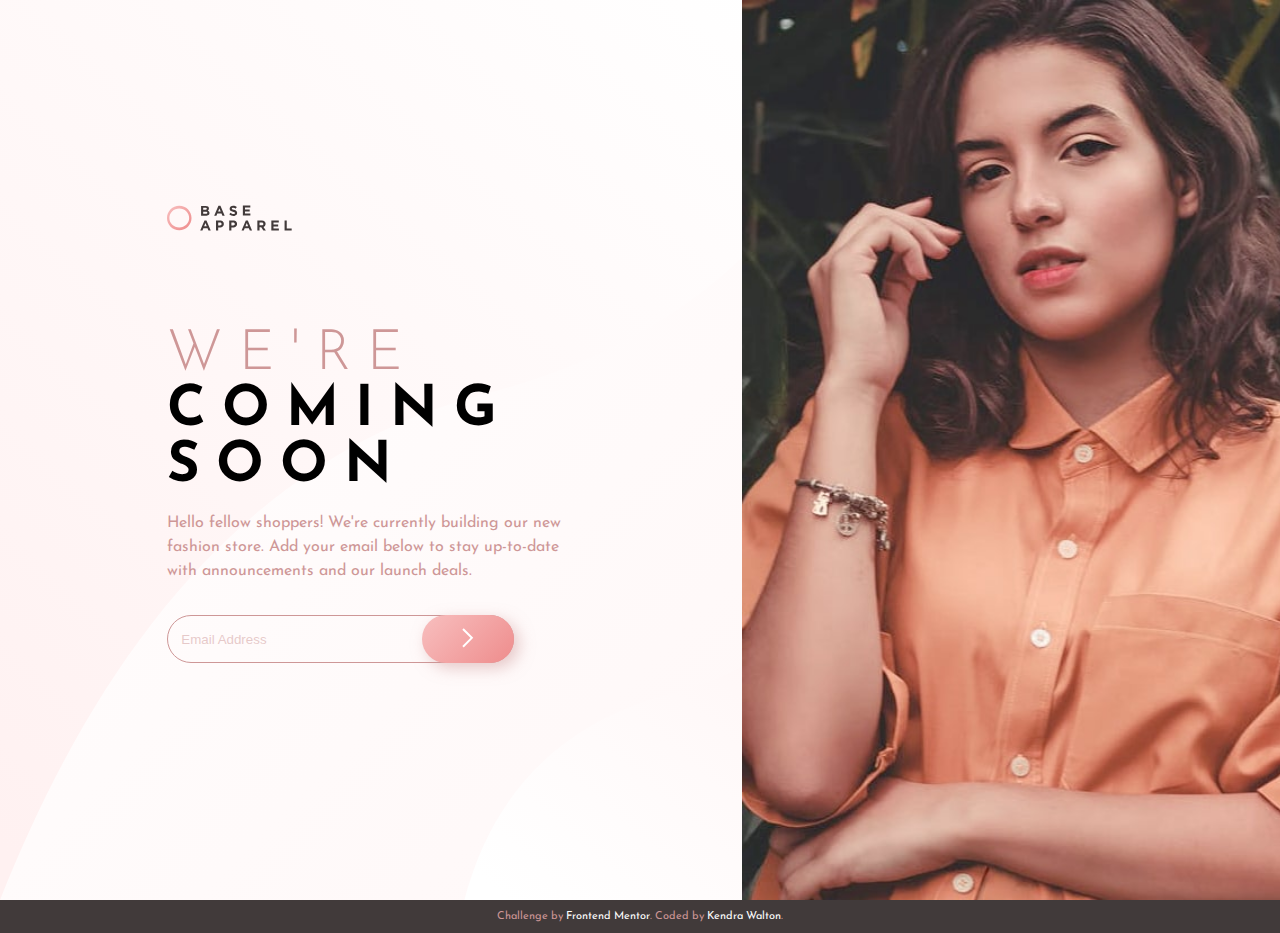
<file: base-apparel-coming-soon-master/index.html>
<!DOCTYPE html>
<html lang="en">
  <head>
    <meta charset="UTF-8" />
    <meta name="viewport" content="width=device-width, initial-scale=1.0" />
    <link
      rel="icon"
      type="image/png"
      sizes="32x32"
      href="./images/favicon-32x32.png"
    />
    <link
      href="https://fonts.googleapis.com/css?family=Josefin+Sans:300,400,600&display=swap"
      rel="stylesheet"
    />
    <link rel="stylesheet" href="style.css" />
    <script src="jquery-3.4.1.min.js"></script>
    <title>Frontend Mentor | Base Apparel coming soon page</title>
  </head>
  <body>
    <div class="content">
      <header>
        <div class="logo">
          <img src="images/logo.svg" alt="Logo" id="logo" />
        </div>
        <div class="hero">
          <img src="images/hero-desktop.jpg" alt="Hero" id="hero-desktop" />
          <img src="images/hero-mobile.jpg" alt="Hero" id="hero-mobile" />
        </div>
      </header>
      <section>
        <div class="sect">
          <img src="images/logo.svg" alt="Logo" id="logo2" />
          <div class="text">
            <h1>
              <span>We're</span><br />coming
              soon
            </h1>
            <p>
              Hello fellow shoppers! We're currently building our new fashion
              store. Add your email below to stay up-to-date with announcements
              and our launch deals.
            </p>
          </div>
          <div class="input-email">
            <input
              type="email"
              name="email"
              placeholder="Email Address"
              required
            />
            <img src="images/icon-error.svg" alt="error" id="error">
            <p id="error-msg">Please provide a valid email</p>
            <p id="subscribe-msg">Thank you for subscribing!</p>
            <button type="submit" />
            <img src="images/icon-arrow.svg" alt="arrow" />
          </button>
        </div>
      </section>
    </div>
    <footer>
      <p class="attribution">
        Challenge by
        <a href="https://www.frontendmentor.io?ref=challenge" target="_blank"
          >Frontend Mentor</a
        >. Coded by <a href="#">Kendra Walton</a>.
      </p>
    </footer>
    <script src="script.js"></script>
  </body>
</html>
</file>
<file: base-apparel-coming-soon-master/style.css>
/**********Colors**********/
/**********Typography**********/
/**********Layout**********/
@media screen and (min-width: 50px) {
  * {
    margin: 0;
    padding: 0;
    -webkit-box-sizing: border-box;
            box-sizing: border-box;
  }
  body {
    font-size: 16px;
    font-family: "Josefin Sans";
    width: 375px;
    margin: 0 auto;
  }
  body .content {
    background: linear-gradient(135deg, white, #fff5f5);
  }
  body header .logo {
    background: white;
  }
  body header .logo #logo {
    width: 125px;
    padding: 1.5em 1em;
  }
  body header .hero #hero-desktop {
    display: none;
  }
  body section {
    padding: 2em 0;
    text-align: center;
  }
  body section #logo2 {
    display: none;
  }
  body section .text {
    padding: 1rem;
  }
  body section .text h1 {
    text-transform: uppercase;
    letter-spacing: 16px;
    font-size: 2.5em;
    padding: 1rem 0;
  }
  body section .text h1 span {
    color: #ce9797;
    font-weight: 300;
  }
  body section .text p {
    color: #ce9797;
    line-height: 1.5em;
  }
  body section .input-email {
    width: 85%;
    margin: 1em auto 3em;
    position: relative;
  }
  body section .input-email input {
    border-radius: 45px;
    border: thin solid #ce9797;
    padding: 1em;
    width: 100%;
    height: 3rem;
    background: none;
    color: #ce9797;
  }
  body section .input-email input::-webkit-input-placeholder {
    color: rgba(206, 151, 151, 0.5);
  }
  body section .input-email input:-ms-input-placeholder {
    color: rgba(206, 151, 151, 0.5);
  }
  body section .input-email input::-ms-input-placeholder {
    color: rgba(206, 151, 151, 0.5);
  }
  body section .input-email input::placeholder {
    color: rgba(206, 151, 151, 0.5);
  }
  body section .input-email input:focus {
    outline: none;
    background: white;
  }
  body section .input-email #error {
    position: absolute;
    right: 6.5em;
    top: 25%;
  }
  body section .input-email #error-msg,
  body section .input-email #subscribe-msg {
    position: absolute;
    color: #f96262;
    margin: 0.75em;
  }
  body section button {
    height: 3rem;
    padding: 1em 1.7em;
    border-radius: 45px;
    border: none;
    position: absolute;
    background-image: linear-gradient(135deg, #f8bfbf, #ee8c8c);
    right: 0;
    -webkit-box-shadow: 5px 5px 15px rgba(206, 151, 151, 0.5);
            box-shadow: 5px 5px 15px rgba(206, 151, 151, 0.5);
  }
  body section button:hover {
    opacity: 0.7;
  }
  body section button:focus {
    outline: none;
  }
  body footer {
    z-index: 10;
    position: relative;
  }
  body footer .attribution {
    font-size: 11px;
    text-align: center;
    background: #413a3a;
    padding: 1em;
    color: #ce9797;
  }
  body footer .attribution a {
    color: white;
    text-decoration: none;
  }
  body footer .attribution a:hover {
    text-decoration: underline;
  }
}

@media screen and (min-width: 1024px) {
  body {
    width: 100vw;
  }
  body header .logo {
    display: none;
  }
  body header .hero #hero-desktop {
    display: block;
    float: right;
    min-height: 900px;
    width: 42vw;
    -o-object-fit: cover;
       object-fit: cover;
    -o-object-position: 0 0;
       object-position: 0 0;
  }
  body header .hero #hero-mobile {
    display: none;
  }
  body section {
    min-height: 900px;
    width: 58vw;
    text-align: left;
    padding: 0;
    background-image: url("images/bg-pattern-desktop.svg");
    background-size: cover;
    background-position: top left;
    display: -webkit-box;
    display: -ms-flexbox;
    display: flex;
    -webkit-box-align: center;
        -ms-flex-align: center;
            align-items: center;
    -webkit-box-pack: center;
        -ms-flex-pack: center;
            justify-content: center;
  }
  body section .sect {
    width: 55%;
    margin: 1em;
  }
  body section .sect #logo2 {
    display: block;
    margin-bottom: 5em;
    width: 125px;
  }
  body section .sect .text {
    padding: 0;
  }
  body section .sect .text h1 {
    font-size: 3.5rem;
  }
  body section .sect .text p {
    max-width: 650px;
  }
  body section .sect .input-email {
    margin: 2em 0;
    position: relative;
  }
  body section .sect .input-email #error {
    position: absolute;
    right: 6.5em;
    top: 25%;
  }
  body section .sect .input-email #error-msg,
  body section .sect .input-email #subscribe-msg {
    position: absolute;
    color: #f96262;
    margin: 1em;
    width: 100%;
  }
  body section .sect .input-email button {
    padding: 0em 3em;
  }
}
/*# sourceMappingURL=style.css.map */
</file>
